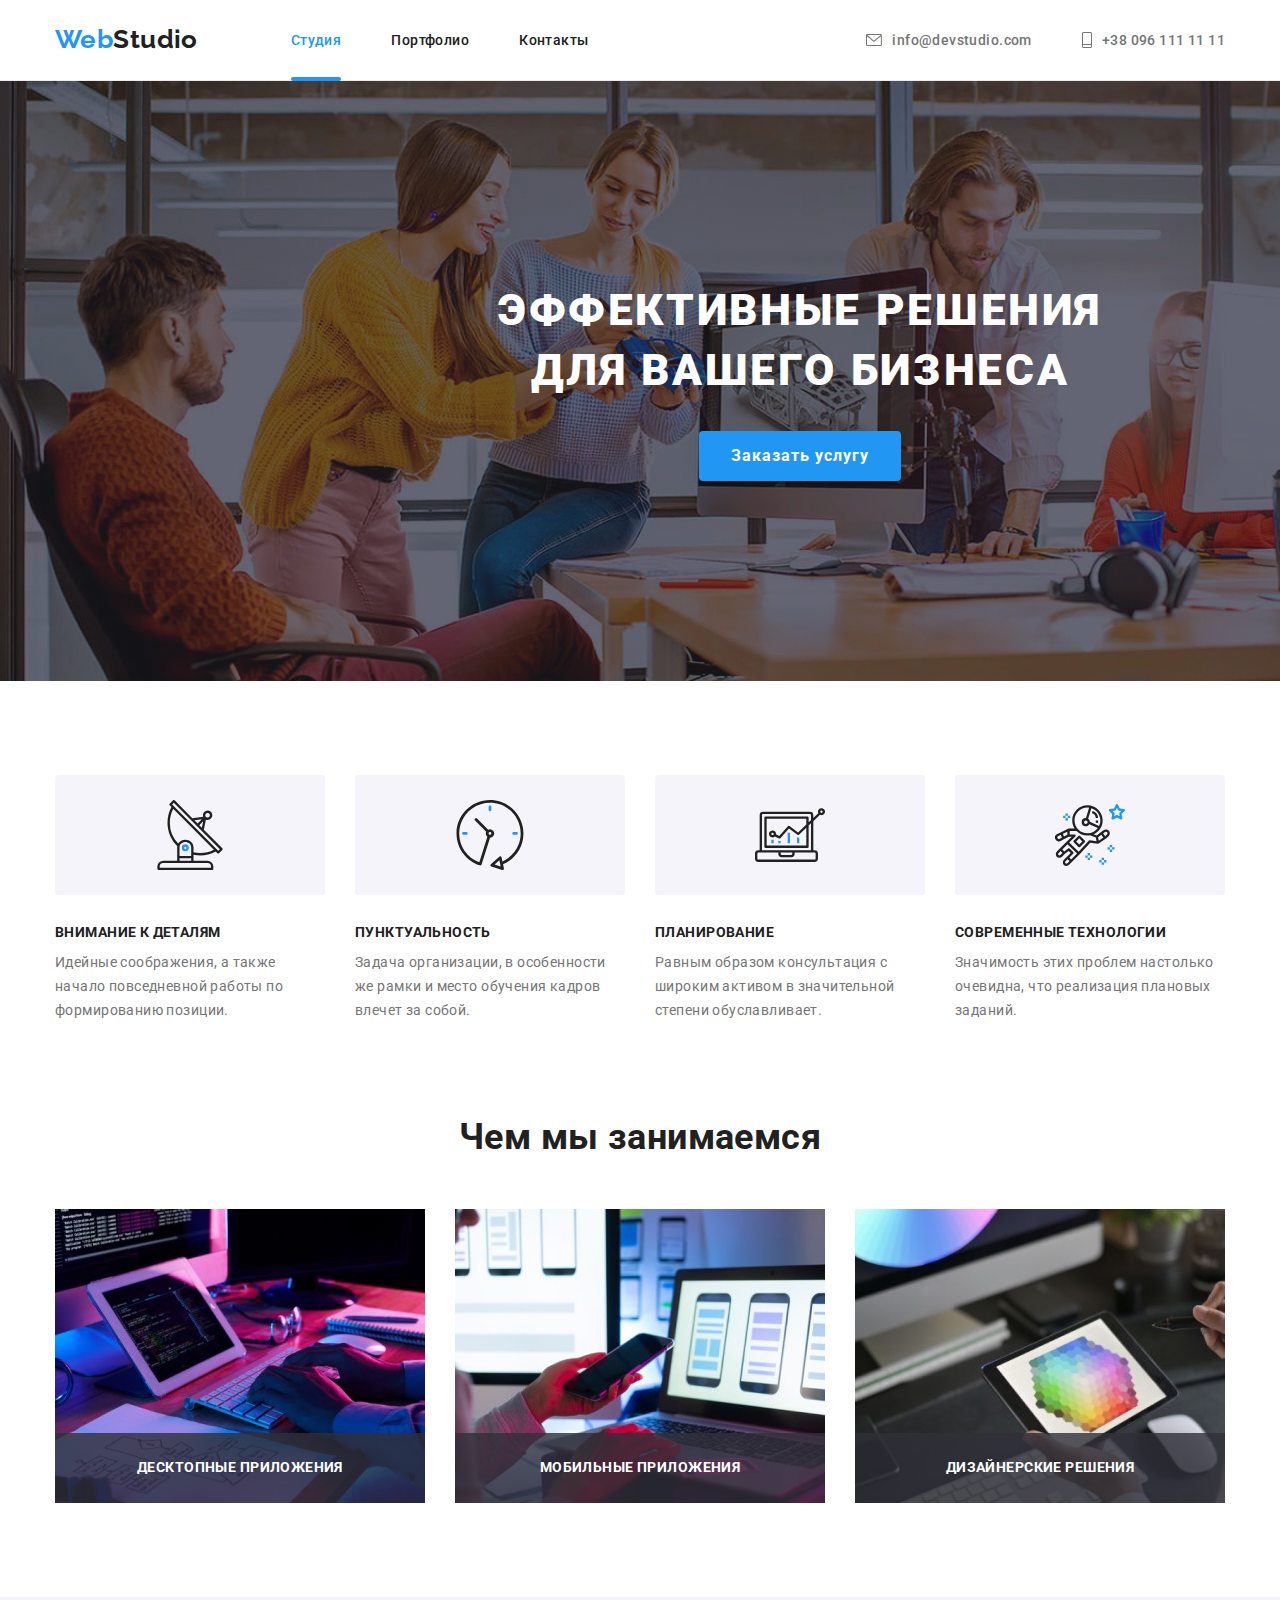
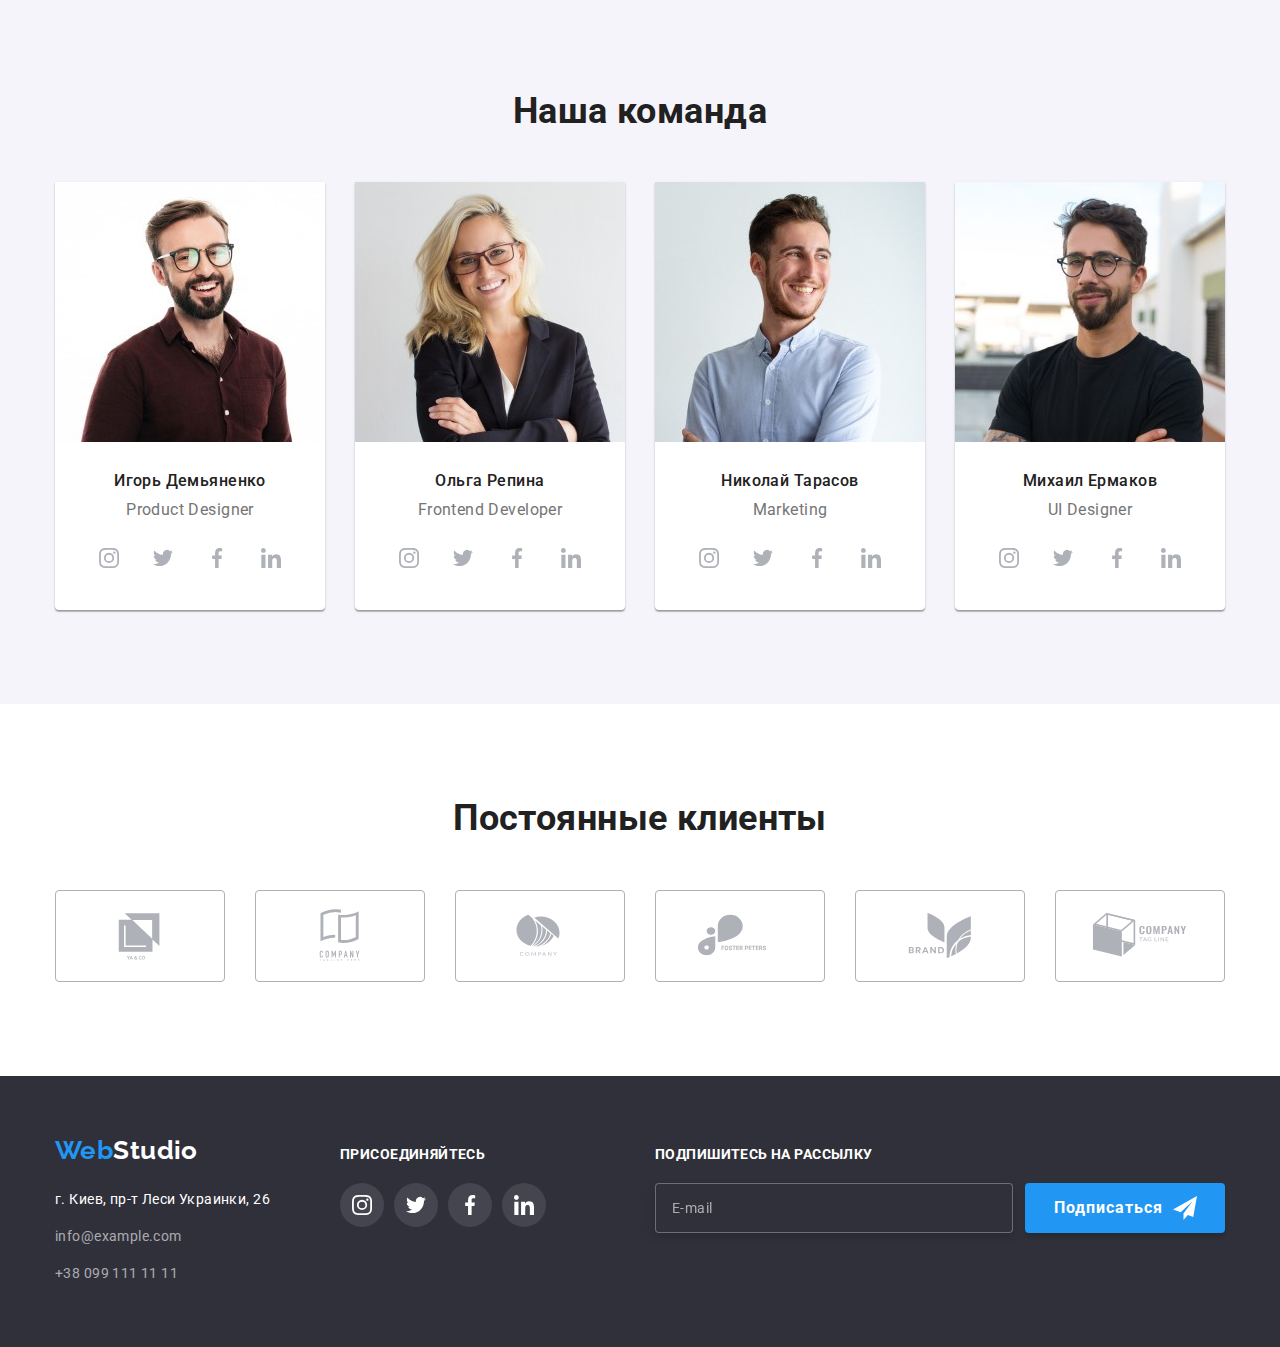
<file: index.html>
<!DOCTYPE html>
<html lang="ru">
<head>
    <meta charset="UTF-8">
    <meta http-equiv="X-UA-Compatible" content="IE=edge">
    <meta name="viewport" content="width=device-width, initial-scale=1.0">
    <title>Document</title>

    <link href="https://fonts.googleapis.com/css2?family=Raleway:wght@700&family=Roboto:wght@400;500;700;900&display=swap"
        rel="stylesheet">
    <link rel="stylesheet" href="https://cdnjs.cloudflare.com/ajax/libs/modern-normalize/1.1.0/modern-normalize.min.css
            
            
            
            ">
    <link rel="stylesheet" href="./css/main.min.css">
    <link rel="stylesheet" href="./css/styles.css">
    
</head>
<body data-body>
    <header class="page-header">
        <div class="container header-container">
            <nav class="active">
                <a href="#" class="logo link primary">
                    Web<span>Studio</span>
                </a>
                <button type="button" class="mobile-menu-open" data-menu-open>
                    <svg class="mobile-menu-open__icon" width="24" height="24">
                        <use href="./images/icons-svg.svg#burger-icon"></use>
                    </svg>
                </button>

                <ul class="site-nav list">
                    <li class="nav-item"><a href="./index.html" class="link-current">Студия</a></li>
                    <li class="nav-item"><a href="./portfolio.html" class="link">Портфолио</a></li>
                    <li class="nav-item"><a href="/" class="link">Контакты</a></li>
                </ul>
            </nav>
                <ul class="auth-nav list">
                    
                    
                    <li class="auth-item">
                        <a href="mailto:info@devstudio.com" class="header-contact link">
                            <svg class="header-icon" width="16" height="12">
                                <use href="./images/icons-svg.svg#icon-mail"></use>
                            </svg>info@devstudio.com</a></li>
                    <li class="auth-item">
                        <a href="/" class="header-contact link">
                            <svg class="header-icon" width="10" height="16">
                            <use href="./images/icons-svg.svg#icon-phone"></use>
                        </svg>+38 096 111 11 11</a></li>
                </ul>
        </div>
        <div class="mobile-menu" data-menu>
            <div class="container mobile-menu__container">
                <button class="mobile-menu__close-btn" data-menu-close>
                    <svg class="mobile-menu__close-icon" width="24" height="24">
                        <use href="./images/icons-svg.svg#icon-close"></use>
                    </svg>
                </button>
                <ul class="mobile-menu-nav list">
                    <li class="mobile-menu-nav__item">
                        <a class="mobile-menu-nav-link active link" href="./index.html">Студия</a></li>
                    <li class="mobile-menu-nav__item">
                        <a class="mobile-menu-nav-link link" href="./portfolio.html">Портфолио</a></li>
                    <li class="mobile-menu-nav__item">
                        <a class="mobile-menu-nav-link link" href="#">Контакты</a></li>
                </ul>
                <div class="mobile-menu-group">
                    <ul class="mobile-menu-contacts list">
                        <li class="mobile-menu-contacts__item">
                            <a class="mobile-menu-contacts-link link accent" href="tel:+38 096 111 11 11">+38 096 111 11 11</a>
                        </li>
                        <li class="mobile-menu-contacts__item">
                            <a class="mobile-menu-contacts-link link" href="mailto:info@devstudio.com">info@devstudio.com</a>
                        </li>
                    </ul>
                    <ul class="mobile-menu-socials list">
                        <li class="mobile-menu-socials__item">
                            <a class="mobile-menu-socials-link link" href="" target="_blank" rel="noopener nofollow noreferrer"
                                aria-label="Instagram">Instagram</a>
                        </li>
                        <li class="mobile-menu-socials__item">
                            <a class="mobile-menu-socials-link link" href="" target="_blank" rel="noopener nofollow noreferrer"
                                aria-label="Twitter">Twitter</a>
                        </li>
                        <li class="mobile-menu-socials__item">
                            <a class="mobile-menu-socials-link link" href="" target="_blank" rel="noopener nofollow noreferrer"
                                aria-label="Facebook">Facebook</a>
                        </li>
                        <li class="mobile-menu-socials__item">
                            <a class="mobile-menu-socials-link link" href="" target="_blank" rel="noopener nofollow noreferrer"
                                aria-label="LinkedIn">LinkedIn</a>
                        </li>
                    </ul>
                </div>
                
                

            </div>
            

        </div>

    </header>
    <main>

    
    <section class="hero hero-overlay">
        <div class="container">
            <h1 class="hero-title">Эффективные решения для вашего бизнеса</h1>
            <button class="button" type="button" data-modal-open>Заказать услугу</button>
        </div>
    </section>
    
    <section class="features">  
        <div class="container">
            <h2 hidden>мы предлогаем</h2>
            <ul class="features__about list card-set">
                <li class="features__item icon-delivery card-set__item">
                    <div class="features__icon">
                        <svg  width="70" height="70">
                            <use href="./images/icons-svg.svg#icon-antenna"></use>
                        </svg>
                    </div>
                    <h3 class="features__titel">Внимание к деталям</h3>
                    <p class="text">
                        Идейные соображения, а также начало повседневной работы по формированию позиции.
                    </p>
                </li>
                <li class="features__item icon-clock card-set__item">
                    <div class="features__icon">
                        <svg width="70" height="70">
                            <use href="./images/icons-svg.svg#icon-clock"></use>
                        </svg>
                    </div>

                    <h3 class="features__titel">Пунктуальность</h3>
                    <p class="text">
                        Задача организации, в особенности же рамки и место обучения кадров влечет за собой.
                    </p>
                </li>
                <li class="features__item icon-diagram card-set__item">
                    <div class="features__icon">
                        <svg width="70" height="70">
                            <use href="./images/icons-svg.svg#icon-diagram"></use>
                        </svg>
                    </div>
                    <h3 class="features__titel">Планирование</h3>
                    <p class="text">
                        Равным образом консультация с широким активом в значительной степени обуславливает.
                    </p>
                </li>
                <li class="features__item icone-astronaut card-set__item">
                    <div class="features__icon">
                        <svg width="70" height="70">
                            <use href="./images/icons-svg.svg#icon-astronaut"></use>
                        </svg>
                    </div>
                    <h3 class="features__titel">Современные технологии</h3>
                    <p class="text">
                        Значимость этих проблем настолько очевидна, что реализация плановых заданий.
                    </p>
                </li>
            </ul>
        </div>
       

    </section>   

    <section class="work">
        <div class="container">
            <h2 class="title">Чем мы занимаемся</h2>
            <ul class="work__pic list">
                <li class="about-pic">
                    <div class="work__wraper">
                        <picture>
                            <source srcset="images/work/img-1.jpg 1x, images/work/img-1@2x.jpg 2x" 
                            media="(min-width: 1200px)"/>
                          
                            <img class="work__img" src="images/work/img-1.jpg" alt="верстка,дизайн,внешнее оформление" width="370" />
                        </picture>
                        

                       
                        <p class="description">Десктопные приложения</p>
                    </div>

                </li>
                <li class="about-pic">
                    <div class="work__wraper">
                        <picture>
                            <source srcset="images/work/img-2.jpg 1x, images/work/img-2@2x.jpg 2x" 
                            media="(min-width: 1200px)" />
                        
                            <img class="work__img" src="images/work/img-2.jpg" alt="мобильные приложения" width="370" />
                        </picture>

                        <p class="description">Мобильные приложения</p>
                    </div>
                </li>
                <li class="about-pic">
                   <div class="work__wraper">
                        <picture>
                            <source srcset="images/work/img-3.jpg 1x, images/work/img-3@2x.jpg 2x" 
                            media="(min-width: 1200px)" />
                    
                            <img class="work__img" src="images/work/img-3.jpg" alt="палитра на планшете" width="370" />
                        </picture>
                        <p class="description">Дизайнерские решения</p>
                   </div>
                </li>
            </ul>
         </div>
    </section>  

    <section class="team">
        <div class="container">
            <h2 class="title">Наша команда</h2>
            <ul class="team__about list card-set">
                <li class="team__item card-set__item">
                    <picture>
                        <source srcset="./images/team/img-1_desc.jpg 1x, ./images/team/img-1@2x_desc.jpg 2x" 
                        media="(min-width: 1200px)"/>
                        <source srcset="./images/team/img-1_tab.jpg 1x, ./images/team/img-1@2x_tab.jpg 2x" 
                        media="(min-width: 768px)"/>
                        <source srcset="./images/team/img-1_mob.jpg 1x, ./images/team/img-1@2x_mob.jpg 2x"
                         media="(min-width: 320px)"/>
                        

                        <img src="images/team/img-1_mob.jpg" alt="мужчина в коричневой рубашке">

                    </picture>
                    
                        
                    
                        <h3 class="team__name">Игорь Демьяненко</h3>
                        
                    
                        <p class="team__title">Product Designer</p>
                        
                        <ul class="social-media list">
                            <li class="social-media__item">
                                <a class="social-media__link link" 
                                href=""
                                target="_blank"
                                rel="noopener noreferrer"
                                aria-label="imstagram">

                                <svg class="social-media__icone" width="20" height="20">
                                    <use href="./images/icons-svg.svg#icon-instagram"></use>
                                </svg>
                                </a>
                            </li>

                             <li class="social-media__item">
                                <a class="social-media__link link" 
                                href="" target="_blank" 
                                rel="noopener noreferrer" 
                                aria-label="twitter">

                                <svg class="social-media__icone" width="20" height="20">
                                    <use href="./images/icons-svg.svg#icon-twitter"></use>
                                </svg>
                                </a>
                            </li>

                            <li class="social-media__item">
                                <a class="social-media__link link" 
                                href="" target="_blank" 
                                rel="noopener noreferrer" 
                                aria-label="facebook">
                                
                                    <svg class="social-media__icone" width="20" height="20">
                                         <use href="./images/icons-svg.svg#icon-facebook"></use>
                                    </svg>
                                </a>
                            </li> 

                            <li class="social-media__item">
                                <a class="social-media__link link" 
                                href="" target="_blank" 
                                rel="noopener noreferrer" 
                                aria-label="linkedin">
                                    
                                    <svg class="social-media__icone" width="20" height="20">
                                        <use href="./images/icons-svg.svg#icon-linkedin"></use>
                                    </svg>
                                    </a>
                            </li>
                        </ul>
                    

                   
                </li>
                <li class="team__item card-set__item">
                    <picture>
                        <source srcset="./images/team/img-2_desc.jpg 1x, ./images/team/img-2@2x_desc.jpg 2x"
                         media="(min-width: 1200px)" />
                        <source srcset="./images/team/img-2_tab.jpg 1x, ./images/team/img-2@2x_tab.jpg 2x"
                         media="(min-width: 768px)" />
                        <source srcset="./images/team/img-2_mob.jpg 1x, ./images/team/img-2@2x_mob.jpg 2x"
                         media="(min-width: 320px)" />
                    
                    
                        <img src="images/team/img-1_mob.jpg" alt="блондинка в пиджаке">
                    
                    </picture>
                    
                        
                    
                        <h3 class="team__name">Ольга Репина</h3>
                    
                        <p class="team__title">Frontend Developer</p>

                        <ul class="social-media list">
                            <li class="social-media__item">
                                <a class="social-media__link link" href="" target="_blank" rel="noopener noreferrer" aria-label="imstagram">
                        
                                    <svg class="social-media__icone" width="20" height="20">
                                        <use href="./images/icons-svg.svg#icon-instagram"></use>
                                    </svg>
                                </a>
                            </li>
                        
                            <li class="social-media__item">
                                <a class="social-media__link link" href="" target="_blank" rel="noopener noreferrer" aria-label="twitter">
                        
                                    <svg class="social-media__icone" width="20" height="20">
                                        <use href="./images/icons-svg.svg#icon-twitter"></use>
                                    </svg>
                                </a>
                            </li>
                        
                            <li class="social-media__item">
                                <a class="social-media__link link" href="" target="_blank" rel="noopener noreferrer" aria-label="facebook">
                        
                                    <svg class="social-media__icone" width="20" height="20">
                                        <use href="./images/icons-svg.svg#icon-facebook"></use>
                                    </svg>
                                </a>
                            </li>
                        
                            <li class="social-media__item">
                                <a class="social-media__link link" href="" target="_blank" rel="noopener noreferrer" aria-label="linkedin">
                        
                                    <svg class="social-media__icone" width="20" height="20">
                                        <use href="./images/icons-svg.svg#icon-linkedin"></use>
                                    </svg>
                                </a>
                            </li>
                        </ul>
                   
                </li>
                <li class="team__item card-set__item">
                    <picture>
                        <source srcset="./images/team/img-3_desc.jpg 1x, ./images/team/img-3@2x_desc.jpg 2x" 
                        media="(min-width: 1200px)" />
                        <source srcset="./images/team/img-3_tab.jpg 1x, ./images/team/img-3@2x_tab.jpg 2x" 
                        media="(min-width: 768px)" />
                        <source srcset="./images/team/img-3_mob.jpg 1x, ./images/team/img-3@2x_mob.jpg 2x" 
                        media="(min-width: 320px)" />
                    
                    
                        <img src="images/team/img-3_mob.jpg" alt="мужчина в голубой рубашке">
                    
                    </picture>
                    
                        
                    
                        <h3 class="team__name">Николай Тарасов</h3>
                        
                    
                        <p class="team__title">Marketing</p>
                        <ul class="social-media list">
                            <li class="social-media__item">
                                <a class="social-media__link link" href="" target="_blank" rel="noopener noreferrer" aria-label="imstagram">
                        
                                    <svg class="social-media__icone" width="20" height="20">
                                        <use href="./images/icons-svg.svg#icon-instagram"></use>
                                    </svg>
                                </a>
                            </li>
                        
                            <li class="social-media__item">
                                <a class="social-media__link link" href="" target="_blank" rel="noopener noreferrer" aria-label="twitter">
                        
                                    <svg class="social-media__icone" width="20" height="20">
                                        <use href="./images/icons-svg.svg#icon-twitter"></use>
                                    </svg>
                                </a>
                            </li>
                        
                            <li class="social-media__item">
                                <a class="social-media__link link" href="" target="_blank" rel="noopener noreferrer" aria-label="facebook">
                        
                                    <svg class="social-media__icone" width="20" height="20">
                                        <use href="./images/icons-svg.svg#icon-facebook"></use>
                                    </svg>
                                </a>
                            </li>
                        
                            <li class="social-media__item">
                                <a class="social-media__link link" href="" target="_blank" rel="noopener noreferrer" aria-label="linkedin">
                        
                                    <svg class="social-media__icone" width="20" height="20">
                                        <use href="./images/icons-svg.svg#icon-linkedin"></use>
                                    </svg>
                                </a>
                            </li>
                        </ul>
                   
                </li>
                <li class="team__item card-set__item">
                    <picture>
                        <source srcset="./images/team/img-4_desc.jpg 1x, ./images/team/img-4@2x_desc.jpg 2x" 
                        media="(min-width: 1200px)" />
                        <source srcset="./images/team/img-4_tab.jpg 1x, ./images/team/img-4@2x_tab.jpg 2x" 
                        media="(min-width: 768px)" />
                        <source srcset="./images/team/img-4_mob.jpg 1x, ./images/team/img-4@2x_mob.jpg 2x" 
                        media="(min-width: 320px)" />
                    
                    
                        <img src="images/team/img-4_mob.jpg" alt="мужчина в черной футболке">
                    
                    </picture>
                    
                        
                    
                        <h3 class="team__name">Михаил Ермаков</h3>
                    
                    <p class="team__title">UI Designer</p>
                    <ul class="social-media list">
                        <li class="social-media__item">
                            <a class="social-media__link link" href="" target="_blank" rel="noopener noreferrer" aria-label="imstagram">
                    
                                <svg class="social-media__icone" width="20" height="20">
                                    <use href="./images/icons-svg.svg#icon-instagram"></use>
                                </svg>
                            </a>
                        </li>
                    
                        <li class="social-media__item">
                            <a class="social-media__link link" href="" target="_blank" rel="noopener noreferrer" aria-label="twitter">
                    
                                <svg class="social-media__icone" width="20" height="20">
                                    <use href="./images/icons-svg.svg#icon-twitter"></use>
                                </svg>
                            </a>
                        </li>
                    
                        <li class="social-media__item">
                            <a class="social-media__link link" href="" target="_blank" rel="noopener noreferrer" aria-label="facebook">
                    
                                <svg class="social-media__icone" width="20" height="20">
                                    <use href="./images/icons-svg.svg#icon-facebook"></use>
                                </svg>
                            </a>
                        </li>
                    
                        <li class="social-media__item">
                            <a class="social-media__link link" href="" target="_blank" rel="noopener noreferrer" aria-label="linkedin">
                    
                                <svg class="social-media__icone" width="20" height="20">
                                    <use href="./images/icons-svg.svg#icon-linkedin"></use>
                                </svg>
                            </a>
                        </li>
                    </ul>
                   
                </li>
            </ul>
        </div>
    </section> 
    <section class="clients">
        <div class="container">
            <h2 class="title">Постоянные клиенты</h2>
            <ul class="clients__about list card-set">
                <li class="clients__item card-set__item">
                    <a class="clients__link link" href="" target="_blank" rel="noopener noreferrer" aria-label="company1">
                    
                        <svg class="clients__icone" width="106" height="60">
                            <use href="./images/icons-svg.svg#icon-Logo"></use>
                        </svg>
                    </a>
                </li>
                <li class="clients__item card-set__item">
                    <a class="clients__link link" href="" target="_blank" rel="noopener noreferrer" aria-label="company2">
                    
                        <svg class="clients__icone" width="106" height="60">
                            <use href="./images/icons-svg.svg#icon-Logo1"></use>
                        </svg>
                    </a>
                </li>
                <li class="clients__item card-set__item">
                    <a class="clients__link link" href="" target="_blank" rel="noopener noreferrer" aria-label="company3">
                    
                        <svg class="clients__icone" width="106" height="60">
                            <use href="./images/icons-svg.svg#icon-Logo2"></use>
                        </svg>
                    </a>
                </li>
                <li class="clients__item card-set__item">
                    <a class="clients__link link" href="" target="_blank" rel="noopener noreferrer" aria-label="company4">
                    
                        <svg class="clients__icone" width="106" height="60">
                            <use href="./images/icons-svg.svg#icon-Logo3"></use>
                        </svg>
                    </a>
                </li>
                <li class="clients__item card-set__item">
                    <a class="clients__link link" href="" target="_blank" rel="noopener noreferrer" aria-label="company5">
                    
                        <svg class="clients__icone" width="106" height="60">
                            <use href="./images/icons-svg.svg#icon-Logo4"></use>
                        </svg>
                    </a>

                </li>
                <li class="clients__item card-set__item">
                    <a class="clients__link link" href="" target="_blank" rel="noopener noreferrer" aria-label="company6">
                    
                        <svg class="clients__icone" width="106" height="60">
                            <use href="./images/icons-svg.svg#icon-Logo5"></use>
                        </svg>
                    </a>
                </li>
            </ul>
            
        </div>
    </section>

    </main>

    <footer class="page-footer">
        <div class="container">
            <div class="footer-container">
                <div class="primary-footer">
                    <a href="#" class="logo link logo-second">
                        Web<span>Studio</span>
                    </a>
                    <address>

                    <ul class="contacts list">
                        <li class="author"><a href="/" class="address-link">г. Киев, пр-т Леси Украинки, 26</a></li>
                        <li class="author"><a href="mailto:info@example.com" class="link">info@example.com</a></li>
                        <li class="author"><a href="tel:+380991111111" class="link">+38 099 111 11 11</a></li>
                
                    </ul>
                    </address>
                </div>
                <div class="second-footer">
                    <p class="footer-title">присоединяйтесь</p>
                    <ul class="footer-social">
                        <li class="footer-social-link list">
                            <a class="social-link link" href="" target="_blank" rel="noopener noreferrer" aria-label="imstagram">
                        
                                <svg class="social-icone" width="20" height="20">
                                    <use href="./images/icons-svg.svg#icon-instagram"></use>
                                </svg>
                            </a>
                        </li>
                        <li class="footer-social-link list">
                            <a class="social-link link" href="" target="_blank" rel="noopener noreferrer" aria-label="twitter">
                        
                                <svg class="social-icone" width="20" height="20">
                                    <use href="./images/icons-svg.svg#icon-twitter"></use>
                                </svg>
                            </a>
                        </li>
                        <li class="footer-social-link list">
                            <a class="social-link link" href="" target="_blank" rel="noopener noreferrer" aria-label="facebook">
                        
                                <svg class="social-icone" width="20" height="20">
                                    <use href="./images/icons-svg.svg#icon-facebook"></use>
                                </svg>
                            </a>
                        </li>
                        <li class="footer-social-link list">
                            <a class="social-link link" href="" target="_blank" rel="noopener noreferrer" aria-label="linkedin">
                        
                                <svg class="social-icone" width="20" height="20">
                                    <use href="./images/icons-svg.svg#icon-linkedin"></use>
                                </svg>
                            </a>
                        </li>
                    </ul>
                </div>
                <div class="third-footer">
                    <p class="footer-title">Подпишитесь на рассылку</p>
                    <form class="footer-send">
                    
                        <label for="mail"></label>
                        <input class="footer-mail" type="email" name="mail" id="mail" placeholder="E-mail">
                        <button class="button-send" type="submit">Подписаться
                            <svg class="send-icon" width="24" height="24">
                                <use href="./images/icons-svg.svg#icon-send"></use>
                            </svg>
                        </button>
                   
                    </form>
                </div>
            </div>
        </div>
    </footer> 
    <div class="backdrop is-hidden" data-modal>
        <div class="modal">
            <button class="modal-close-btn" type="button" data-modal-close>
                <svg class="button-close" width="18" height="18">
                    <use class="icon-form" href="./images/icons-svg.svg#icon-close"></use>

                </svg>
            </button>
            <form class="form">
                <p class="form-title">Оставьте свои данные, мы вам перезвоним</p>

                <div class="form-field">
                    <label class="contact-form-group" for="name">Имя</label>
                    <input class="contact-form-field" type="text" name="name" id="name" minlength="2" autofocus/>
                    <svg class="contact-form-icon" width="18" height="18">
                        <use href="./images/icons-svg.svg#icon-person-black"></use>
                    </svg>
                </div>

                <div class="form-field">
                    <label class="contact-form-group" for="tel">Телефон</label>
                    <input class="contact-form-field" type="tel" name="tel" id="tel"/>
                    <svg class="contact-form-icon" width="18" height="18">
                        <use class="icon-form" href="./images/icons-svg.svg#icon-phone-black"></use>
                    </svg>
                    
                </div>

                <div class="form-field">
                    <label class="contact-form-group" for="user_email">Почта</label>
                    <input class="contact-form-field" type="email" name="email" id="user_email"/>
                    <svg class="contact-form-icon" width="18" height="18">
                        <use class="icon-form" href="./images/icons-svg.svg#icon-email-black"></use>
                    </svg>
                </div>

                <div class="form-field-comment">
                    <label class="contact-form-group" for="comment">Комментарий</label>
                    <textarea class="contact-form-comment" name="comment" id="comment" rows="10" placeholder="Введите текст" ></textarea>
                </div>

                <div>
                    <label class="form-checkbox">
                        <input class="visually-hidden form-checkbox-input" type="checkbox" name="user-agreement" checked/>
                        <span class="form-checkbox-custom-checkbox">
                            <svg class="form-checkbox-icon" width="11" height="8">
                                <use class="icon-form" href="./images/icons-svg.svg#icon-check"></use>
                            </svg>
                        </span>
                        <span class="form-checkbox-agreement">Соглашаюсь с рассылкой и принимаю <span class="terms">Условия договора</span>
                        </span>
                    </label>

                </div>
                <button class="form-button" type="submit">Отправить</button>



            </form>
        </div>
        
    </div>
    <script src="./js/mobile-menu.js"></script>
    <script src="./js/modal.js"></script>

</body>
</html>
</file>
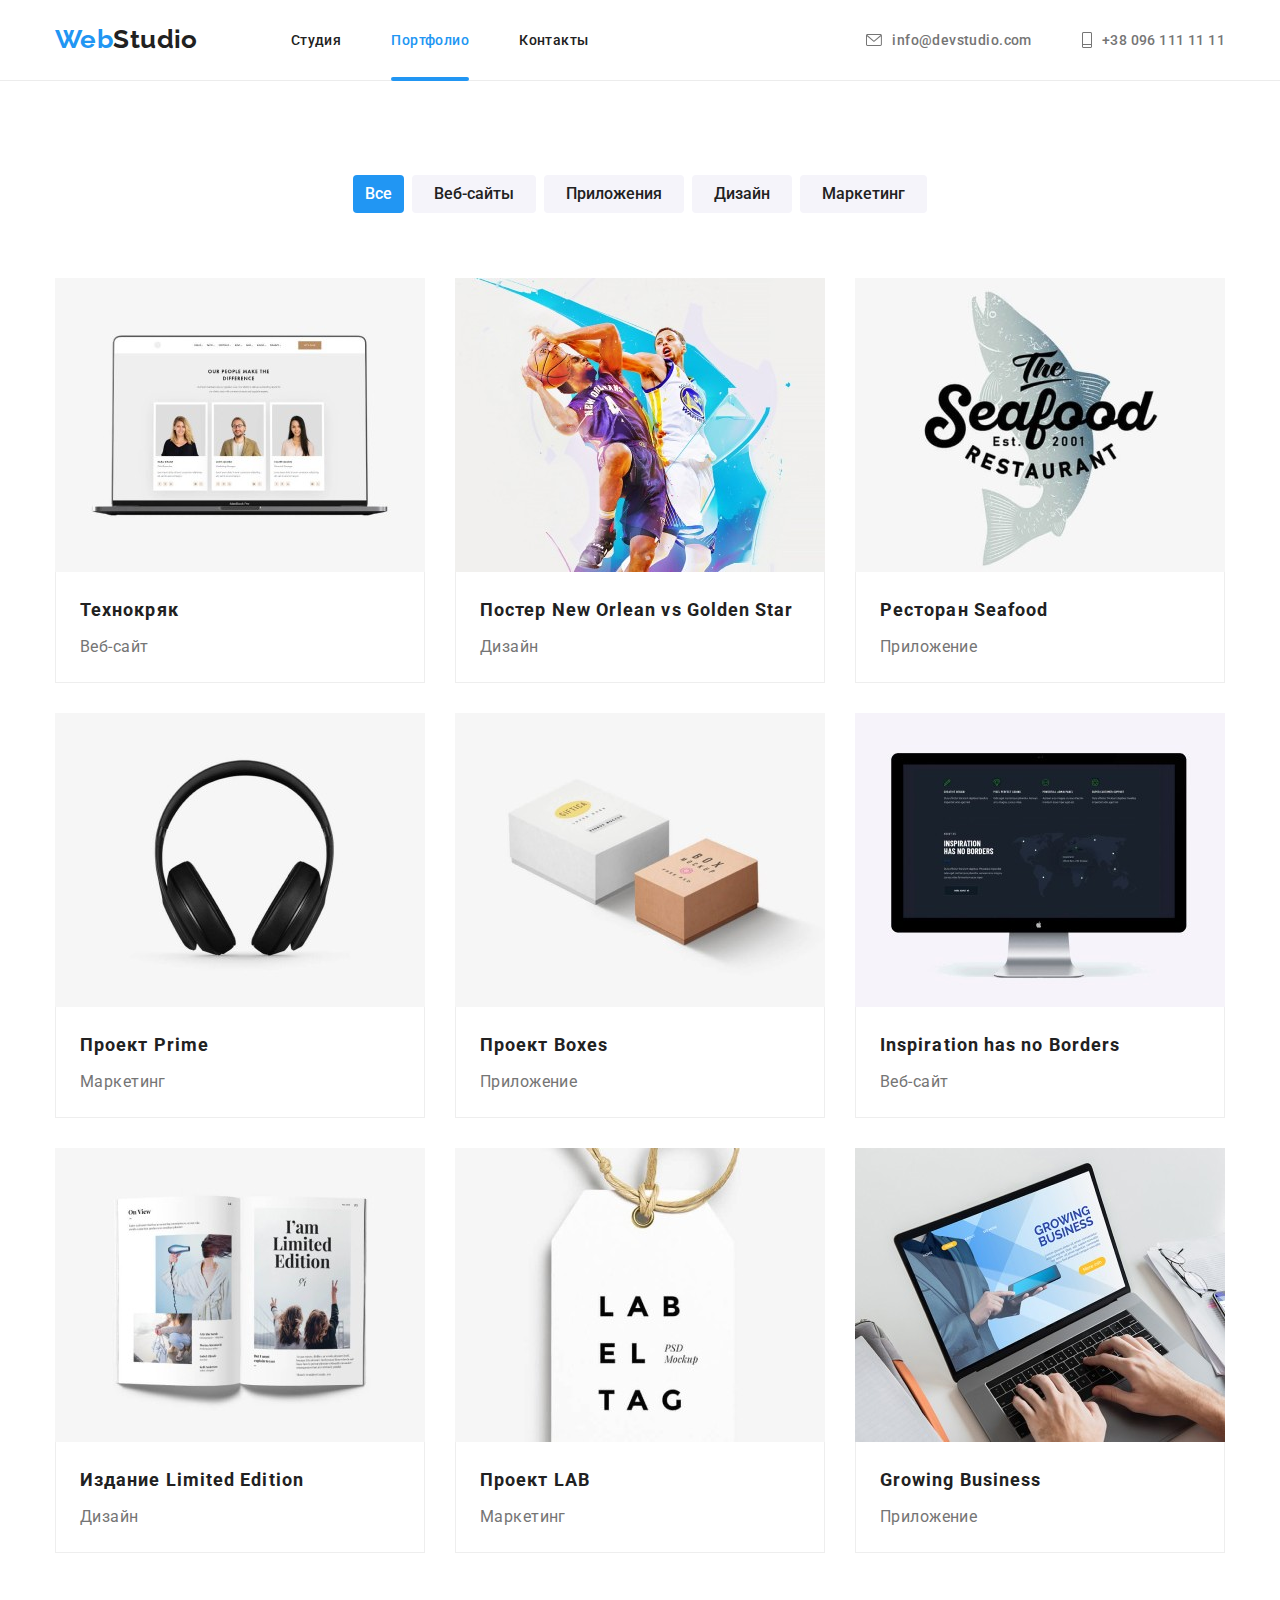
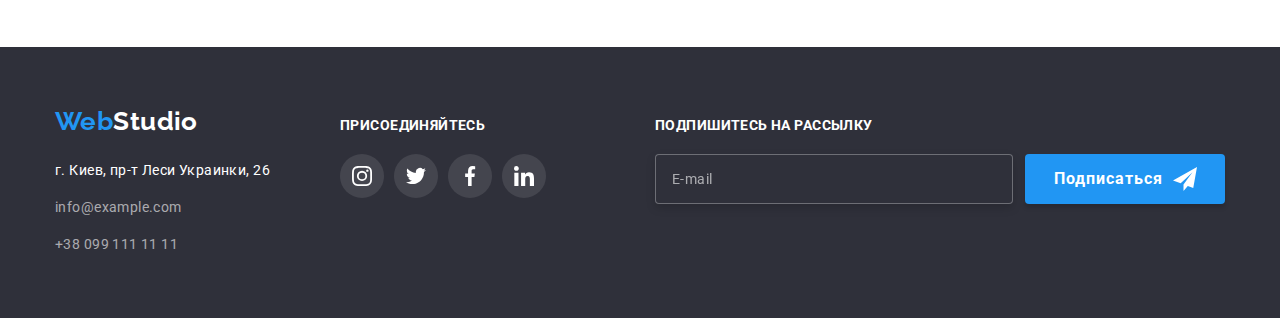
<file: portfolio.html>
<!DOCTYPE html>
<html lang="ru">
<head>
    <meta charset="UTF-8">
    <meta http-equiv="X-UA-Compatible" content="IE=edge">
    <meta name="viewport" content="width=device-width, initial-scale=1.0">
    <title>Document</title>
    <link href="https://fonts.googleapis.com/css2?family=Raleway:wght@700&family=Roboto:wght@400;500;700;900&display=swap"
    rel="stylesheet">
    <link rel="stylesheet" href="https://cdnjs.cloudflare.com/ajax/libs/modern-normalize/1.1.0/modern-normalize.min.css
        
        
        
        ">
    <link rel="stylesheet" href="./css/main.min.css">
    <link rel="stylesheet" href="./css/styles.css">
</head>
<body>
        <header class="page-header">
            <div class="container header-container">
                <nav class="active">
                    <a href="./index.html" class="logo link primary">
                        Web<span>Studio</span>
                    </a>
                    <button type="button" class="mobile-menu-open" data-menu-open>
                        <svg class="mobile-menu-open__icon" width="24" height="24">
                            <use href="./images/icons-svg.svg#burger-icon"></use>
                        </svg>
                    </button>
            
                    <ul class="site-nav list">
                        <li class="nav-item"><a href="./index.html" class="link">Студия</a></li>
                        <li class="nav-item"><a href="/" class="link-current">Портфолио</a></li>
                        <li class="nav-item"><a href="/" class="link">Контакты</a></li>
                    </ul>
                </nav>
                <ul class="auth-nav list">
                    <li class="auth-item">
                        <a href="/" class="header-contact link">
                            <svg class="header-icon" width="16" height="12">
                                <use href="./images/icons-svg.svg#icon-mail"></use>
                            </svg>info@devstudio.com</a></li>
                    <li class="auth-item">
                        <a href="/" class="header-contact link">
                            <svg class="header-icon" width="10" height="16">
                                <use href="./images/icons-svg.svg#icon-phone"></use>
                            </svg>+38 096 111 11 11</a></li>
                </ul>
            </div>

            <div class="mobile-menu" data-menu>
                <div class="container mobile-menu__container">
                    <button class="mobile-menu__close-btn" data-menu-close>
                        <svg class="mobile-menu__close-icon" width="24" height="24">
                            <use href="./images/icons-svg.svg#icon-close"></use>
                        </svg>
                    </button>
                    <ul class="mobile-menu-nav list">
                        <li class="mobile-menu-nav__item">
                            <a class="mobile-menu-nav-link active link" href="./index.html">Студия</a>
                        </li>
                        <li class="mobile-menu-nav__item">
                            <a class="mobile-menu-nav-link link" href="./portfolio.html">Портфолио</a>
                        </li>
                        <li class="mobile-menu-nav__item">
                            <a class="mobile-menu-nav-link link" href="#">Контакты</a>
                        </li>
                    </ul>
                    <div class="mobile-menu-group">
                        <ul class="mobile-menu-contacts list">
                            <li class="mobile-menu-contacts__item">
                                <a class="mobile-menu-contacts-link link accent" href="tel:+38 096 111 11 11">+38 096 111 11 11</a>
                            </li>
                            <li class="mobile-menu-contacts__item">
                                <a class="mobile-menu-contacts-link link" href="mailto:info@devstudio.com">info@devstudio.com</a>
                            </li>
                        </ul>
                        <ul class="mobile-menu-socials list">
                            <li class="mobile-menu-socials__item">
                                <a class="mobile-menu-socials-link link" href="" target="_blank" rel="noopener nofollow noreferrer"
                                    aria-label="Instagram">Instagram</a>
                            </li>
                            <li class="mobile-menu-socials__item">
                                <a class="mobile-menu-socials-link link" href="" target="_blank" rel="noopener nofollow noreferrer"
                                    aria-label="Twitter">Twitter</a>
                            </li>
                            <li class="mobile-menu-socials__item">
                                <a class="mobile-menu-socials-link link" href="" target="_blank" rel="noopener nofollow noreferrer"
                                    aria-label="Facebook">Facebook</a>
                            </li>
                            <li class="mobile-menu-socials__item">
                                <a class="mobile-menu-socials-link link" href="" target="_blank" rel="noopener nofollow noreferrer"
                                    aria-label="LinkedIn">LinkedIn</a>
                            </li>
                        </ul>
                    </div>
            
            
            
                </div>
            
            
            </div>

        
        </header>
        <main class="main">
            <section class="portfolio">
                <div class="container">
                    <h1 hidden>фильтр</h1>
                    <ul class="all-nav list">
                        <li class="btn"><button type="button" class="all-link">Все</button></li>
                        <li class="btn"><button type="button" class="button-link">Веб-сайты</button></li>
                        <li class="btn"><button type="button" class="button-link">Приложения</button></li>
                        <li class="btn"><button type="button" class="button-link">Дизайн</button></li>
                        <li class="btn"><button type="button" class="button-link">Маркетинг</button></li>
                    </ul>
                
                
                    <ul class="portfolio__list card-set">
                        <li class="portfolio__item card-set__item">
                            <a href="/" class="portfolio-cards link">
                                
                                <div class="portfolio-pic">
                                    <picture>
                                        <source srcset="./images/portfolio/img-1_desc.jpg 1x, ./images/portfolio/img-1@2x_desc.jpg 2x"
                                            media="(min-width: 1200px)" />

                                        <source srcset="./images/portfolio/img-1_tab.jpg 1x, ./images/portfolio/img-1@2x_tab.jpg 2x"
                                            media="(min-width: 768px)" />

                                        <source srcset="./images/portfolio/img-1_mob.jpg 1x, ./images/portfolio/img-1@2x_mob.jpg 2x"
                                            media="(min-width: 320px)" />
                                    
                                    
                                    
                                        <img class="portfolio__img" src="./images/portfolio/img-1_mob.jpg" alt="ноутбук с Веб-сайтом">
                                    
                                    </picture>

                                    <div class="overlay">
                                        <p class="overlay__desc">Ресурс предлагает комплексные предложения с разным уровнем функционала и сервисов. Все это
                                            позволит посетителю получить
                                            исчерпывающие сведения  о компании или частном лице.
                                        </p>
                                    </div>
                                 
                                </div>
                                    <div class="benefits">
                                        <h2 class="subject">Технокряк</h2>
                                        <p class="desc">Веб-сайт</p>
                                    </div>
                                
                            </a>
                            
                        </li>
                        <li class="portfolio__item card-set__item">
                            <a href="/" class="portfolio-cards link">

                                <div class="portfolio-pic">
                                    <picture>
                                        <source srcset="./images/portfolio/img-2_desc.jpg 1x, ./images/portfolio/img-2@2x_desc.jpg 2x" 
                                        media="(min-width: 1200px)" />

                                        <source srcset="./images/portfolio/img-2_tab.jpg 1x, ./images/portfolio/img-2@2x_tab.jpg 2x" 
                                        media="(min-width: 768px)" />

                                        <source srcset="./images/portfolio/img-2_mob.jpg 1x, ./images/portfolio/img-2@2x_mob.jpg 2x" 
                                        media="(min-width: 320px)" />
                                    
                                    
                                        
                                        <img class="portfolio__img" src="./images/portfolio/img-2_mob.jpg" alt="два баскетболиста">
                                    
                                    </picture>

                                    <div class="overlay">
                                        <p class="overlay__desc">Ресурс предлагает комплексные предложения с разным уровнем функционала и сервисов. Все это
                                            позволит посетителю получить
                                            исчерпывающие сведения  о компании или частном лице.
                                        </p>
                                    </div>
                                </div>
                                    <div class="benefits">
                                        <h2 class="subject">Постер New Orlean vs Golden Star</h2>
                                        <p class="desc">Дизайн</p>
                                    </div>
                            </a>
                        </li>
                        <li class="portfolio__item card-set__item">
                            <a href="/" class="portfolio-cards link">
                                <div class="portfolio-pic">
                                    <picture>
                                        <source srcset="./images/portfolio/img-3_desc.jpg 1x, ./images/portfolio/img-3@2x_desc.jpg 2x"
                                            media="(min-width: 1200px)" />
                                        <source srcset="./images/portfolio/img-3_tab.jpg 1x, ./images/portfolio/img-3@2x_tab.jpg 2x"
                                            media="(min-width: 768px)" />
                                        <source srcset="./images/portfolio/img-3_mob.jpg 1x, ./images/portfolio/img-3@2x_mob.jpg 2x"
                                            media="(min-width: 320px)" />
                                    
                                    
                                    
                                        <img class="portfolio__img" src="./images/portfolio/img-3_mob.jpg" alt="логотип Ресторана в виде рыбы">
                                    
                                    </picture>

                                    <div class="overlay">
                                        <p class="overlay__desc">Ресурс предлагает комплексные предложения с разным уровнем функционала и сервисов. Все это
                                            позволит посетителю получить
                                            исчерпывающие сведения  о компании или частном лице.
                                        </p>
                                    </div>
                                </div>
                                    <div class="benefits">
                                        <h2 class="subject">Ресторан Seafood</h2>
                                        <p class="desc">Приложение</p>
                                    </div>
                            </a>
                        </li>
                        <li class="portfolio__item card-set__item">
                            <a href="/" class="portfolio-cards link">
                                <div class="portfolio-pic">
                                    <picture>
                                        <source srcset="./images/portfolio/img-4_desc.jpg 1x, ./images/portfolio/img-4@2x_desc.jpg 2x"
                                            media="(min-width: 1200px)" />
                                        <source srcset="./images/portfolio/img-4_tab.jpg 1x, ./images/portfolio/img-4@2x_tab.jpg 2x"
                                            media="(min-width: 768px)" />
                                        <source srcset="./images/portfolio/img-4_mob.jpg 1x, ./images/portfolio/img-4@2x_mob.jpg 2x"
                                            media="(min-width: 320px)" />
                                    
                                    
                                    
                                        <img class="portfolio__img" src="./images/portfolio/img-4_mob.jpg" alt="наушники">
                                    
                                    </picture>

                                    <div class="overlay">
                                        <p class="overlay__desc">Ресурс предлагает комплексные предложения с разным уровнем функционала и сервисов. Все это
                                            позволит посетителю получить
                                            исчерпывающие сведения  о компании или частном лице.
                                        </p>
                                    </div>

                                </div>
                                <div class="benefits">
                                    <h2 class="subject">Проект Prime</h2>
                                    <p class="desc">Маркетинг</p>
                                </div>
                            </a>
                        </li>
                        <li class="portfolio__item card-set__item">
                            <a href="/" class="portfolio-cards link">
                                <div class="portfolio-pic">
                                    <picture>
                                        <source srcset="./images/portfolio/img-5_desc.jpg 1x, ./images/portfolio/img-5@2x_desc.jpg 2x"
                                            media="(min-width: 1200px)" />
                                        <source srcset="./images/portfolio/img-5_tab.jpg 1x, ./images/portfolio/img-5@2x_tab.jpg 2x"
                                            media="(min-width: 768px)" />
                                        <source srcset="./images/portfolio/img-5_mob.jpg 1x, ./images/portfolio/img-5@2x_mob.jpg 2x"
                                            media="(min-width: 320px)" />
                                    
                                    
                                    
                                        <img class="portfolio__img" src="./images/portfolio/img-5_mob.jpg" alt="две коробочки">
                                    
                                    </picture>

                                    <div class="overlay">
                                        <p class="overlay__desc">Ресурс предлагает комплексные предложения с разным уровнем функционала и сервисов. Все это
                                            позволит посетителю получить
                                            исчерпывающие сведения  о компании или частном лице.
                                        </p>
                                    </div>
                                </div>
                                <div class="benefits">
                                    <h2 class="subject">Проект Boxes</h2>
                                    <p class="desc">Приложение</p>
                                </div>
                            </a>
                        </li>
                        <li class="portfolio__item card-set__item">
                            <a href="/" class="portfolio-cards link">
                                <div class="portfolio-pic">
                                    <picture>
                                        <source srcset="./images/portfolio/img-6_desc.jpg 1x, ./images/portfolio/img-6@2x_desc.jpg 2x"
                                            media="(min-width: 1200px)" />
                                        <source srcset="./images/portfolio/img-6_tab.jpg 1x, ./images/portfolio/img-6@2x_tab.jpg 2x"
                                            media="(min-width: 768px)" />
                                        <source srcset="./images/portfolio/img-6_mob.jpg 1x, ./images/portfolio/img-6@2x_mob.jpg 2x"
                                            media="(min-width: 320px)" />
                                    
                                    
                                    
                                        <img class="portfolio__img" src="./images/portfolio/img-6_mob.jpg" alt="монитор">
                                    
                                    </picture>

                                    <div class="overlay">
                                        <p class="overlay__desc">Ресурс предлагает комплексные предложения с разным уровнем функционала и сервисов. Все это
                                            позволит посетителю получить
                                            исчерпывающие сведения  о компании или частном лице.
                                        </p>
                                    </div>
                                </div>
                                <div class="benefits">
                                    <h2 class="subject">Inspiration has no Borders</h2>
                                    <p class="desc">Веб-сайт</p>
                                </div>
                            </a>
                        </li>
                        <li class="portfolio__item card-set__item">
                            <a href="/" class="portfolio-cards link">
                                <div class="portfolio-pic">
                                    <picture>
                                        <source srcset="./images/portfolio/img-7_desc.jpg 1x, ./images/portfolio/img-7@2x_desc.jpg 2x"
                                            media="(min-width: 1200px)" />
                                        <source srcset="./images/portfolio/img-7_tab.jpg 1x, ./images/portfolio/img-7@2x_tab.jpg 2x"
                                            media="(min-width: 768px)" />
                                        <source srcset="./images/portfolio/img-7_mob.jpg 1x, ./images/portfolio/img-7@2x_mob.jpg 2x"
                                            media="(min-width: 320px)" />
                                    
                                    
                                    
                                        <img class="portfolio__img" src="./images/portfolio/img-7_mob.jpg" alt="страницы журнала">
                                    
                                    </picture>

                                    <div class="overlay">
                                        <p class="overlay__desc">Ресурс предлагает комплексные предложения с разным уровнем функционала и сервисов. Все это
                                            позволит посетителю получить
                                            исчерпывающие сведения  о компании или частном лице.
                                        </p>
                                    </div>
                                </div>
                                <div class="benefits">
                                    <h2 class="subject">Издание Limited Edition</h2>
                                    <p class="desc">Дизайн</p>
                                </div>
                            </a>
                        </li>
                        <li class="portfolio__item card-set__item">
                            <a href="/" class="portfolio-cards link">
                                <div class="portfolio-pic">
                                    <picture>
                                        <source srcset="./images/portfolio/img-8_desc.jpg 1x, ./images/portfolio/img-8@2x_desc.jpg 2x"
                                            media="(min-width: 1200px)" />
                                        <source srcset="./images/portfolio/img-8_tab.jpg 1x, ./images/portfolio/img-8@2x_tab.jpg 2x"
                                            media="(min-width: 768px)" />
                                        <source srcset="./images/portfolio/img-8_mob.jpg 1x, ./images/portfolio/img-8@2x_mob.jpg 2x"
                                            media="(min-width: 320px)" />
                                    
                                    
                                    
                                        <img class="portfolio__img" src="./images/portfolio/img-8_mob.jpg" alt="бирка от одежды">
                                    
                                    </picture>

                                    <div class="overlay">
                                        <p class="overlay__desc">Ресурс предлагает комплексные предложения с разным уровнем функционала и сервисов. Все это
                                            позволит посетителю получить
                                            исчерпывающие сведения  о компании или частном лице.
                                        </p>
                                    </div>
                                </div>
                                <div class="benefits">
                                    <h2 class="subject">Проект LAB</h2>
                                    <p class="desc">Маркетинг</p>
                                </div>
                            </a>
                        </li>
                        <li class="portfolio__item card-set__item">
                            <a href="/" class="portfolio-cards link">
                                <div class="portfolio-pic">
                                    <picture>
                                        <source srcset="./images/portfolio/img-9_desc.jpg 1x, ./images/portfolio/img-9@2x_desc.jpg 2x"
                                            media="(min-width: 1200px)" />
                                        <source srcset="./images/portfolio/img-9_tab.jpg 1x, ./images/portfolio/img-9@2x_tab.jpg 2x"
                                            media="(min-width: 768px)" />
                                        <source srcset="./images/portfolio/img-9_mob.jpg 1x, ./images/portfolio/img-9@2x_mob.jpg 2x"
                                            media="(min-width: 320px)" />
                                    
                                    
                                    
                                        <img class="portfolio__img" src="./images/portfolio/img-9_mob.jpg" alt="печатают на ноутбуке">
                                    
                                    </picture>

                                    <div class="overlay">
                                        <p class="overlay__desc">Ресурс предлагает комплексные предложения с разным уровнем функционала и сервисов. Все это
                                            позволит посетителю получить
                                            исчерпывающие сведения  о компании или частном лице.
                                        </p>
                                    </div>
                                </div>
                                
                                    <div class="benefits">
                                        <h2 class="subject">Growing Business</h2>
                                        <p class="desc">Приложение</p>
                                    </div>
                            </a>
                        </li>
                    </ul>
                </div>
            </section>
        </main>
         <footer class="page-footer">
            <div class="container">
                <div class="footer-container">
                    <div class="primary-footer">
                        <a href="./index.html" class="logo link logo-second">
                        Web<span>Studio</span>
                        </a>
                        <address>
            
                            <ul class="contacts list">
                                <li class="author"><a href="/" class="address-link">г. Киев, пр-т Леси Украинки, 26</a></li>
                                <li class="author"><a href="mailto:info@example.com" class="link">info@example.com</a></li>
                                <li class="author"><a href="tel:+380991111111" class="link">+38 099 111 11 11</a></li>
            
                        </ul>
                        </address>
                    </div>
                    <div class="second-footer">
                        <p class="footer-title">присоединяйтесь</p>
                        <ul class="footer-social">
                            <li class="footer-social-link list">
                                <a class="social-link link" href="" target="_blank" rel="noopener noreferrer" aria-label="imstagram">
                    
                                    <svg class="social-icone" width="20" height="20">
                                        <use href="./images/icons-svg.svg#icon-instagram"></use>
                                    </svg>
                                </a>
                            </li>
                            <li class="footer-social-link list">
                                <a class="social-link link" href="" target="_blank" rel="noopener noreferrer" aria-label="twitter">
                    
                                <svg class="social-icone" width="20" height="20">
                                    <use href="./images/icons-svg.svg#icon-twitter"></use>
                                </svg>
                            </a>
                        </li>
                        <li class="footer-social-link list">
                            <a class="social-link link" href="" target="_blank" rel="noopener noreferrer" aria-label="facebook">
                    
                                    <svg class="social-icone" width="20" height="20">
                                        <use href="./images/icons-svg.svg#icon-facebook"></use>
                                    </svg>
                                </a>
                            </li>
                            <li class="footer-social-link list">
                                <a class="social-link link" href="" target="_blank" rel="noopener noreferrer" aria-label="linkedin">
                    
                                    <svg class="social-icone" width="20" height="20">
                                        <use href="./images/icons-svg.svg#icon-linkedin"></use>
                                    </svg>
                                </a>
                            </li>
                        </ul>
                    </div>
                    <div class="third-footer">
                        <p class="footer-title">Подпишитесь на рассылку</p>
                        <form class="footer-send">
                            
                            <label for="mail"></label>
                            <input class="footer-mail" type="email" name="mail" id="mail" placeholder="E-mail">
                            <button class="button-send" type="submit">Подписаться
                                <svg class="send-icon" width="24" height="24">
                                    <use href="./images/icons-svg.svg#icon-send"></use>
                                </svg>
                            </button>
                           
                            
                        </form>
                    </div>
                </div>




                
            </div>
        </footer>
        <script src="./js/mobile-menu.js"></script>
 






    
</body>
</html>
</file>
<file: css/styles.css>
/* form */
</file>
<file: css/main.min.css>
body{color:var(--primary-text-color);background-color:var(--primary-white-color);font-size:14px;letter-spacing:.03em;font-family:"Roboto",sans-serif;margin:0}body.no-scroll{overflow:hidden}html{-webkit-box-sizing:border-box;box-sizing:border-box}*,*::before,*::after{-webkit-box-sizing:inherit;box-sizing:inherit}.text{font-size:14px;line-height:1.71;color:var(--text-color)}h1,h2,h3,p,ul{margin:0}img{display:block;max-width:100%;height:auto}.link{text-decoration:none}.list{padding:0;list-style:none}textarea{resize:none}:root{--primary-text-color: #212121;--text-color: #757575;--accent-color: #2196F3;--primary-white-color: #ffffff;--background-color: #2F303A;--icon-color: #AFB1B8;--anim: 250ms cubic-bezier(0.4, 0, 0.2, 1);--indent: 30px;--items: 3}.visually-hidden{position:absolute;white-space:nowrap;width:1px;height:1px;overflow:hidden;border:0;padding:0;clip:rect(0 0 0 0);-webkit-clip-path:inset(50%);clip-path:inset(50%);margin:-1px}.title{font-weight:700;font-size:28px;line-height:1.17;text-align:center;margin-bottom:30px}@media screen and (min-width: 1200px){.title{font-size:36px;line-height:1.16;margin-bottom:50px}}.link-current::after{content:"";position:absolute;bottom:0;left:0;-webkit-transform:translateY(33px);transform:translateY(33px);width:100%;height:4px;background-color:var(--accent-color);border-radius:2px}.link-current{text-decoration:none;position:relative;color:var(--accent-color);font-weight:500}.card-set{display:-webkit-box;display:-ms-flexbox;display:flex;-ms-flex-wrap:wrap;flex-wrap:wrap;gap:var(--indent)}.card-set__item{-ms-flex-preferred-size:calc((100% - var(--indent)*var(--items) - 1)/var(--items));flex-basis:calc((100% - var(--indent)*var(--items) - 1)/var(--items))}@media screen and (max-width: 767px){.mobile-menu{position:fixed;width:100%;height:100%;z-index:1000;top:0;left:0;background-color:var(--primary-white-color);opacity:0;visibility:hidden;pointer-events:none;-webkit-transition:opacity var(--anim),visibility var(--anim);transition:opacity var(--anim),visibility var(--anim)}.mobile-menu.is-open{opacity:1;visibility:visible;pointer-events:auto}.mobile-menu__container{position:relative;padding-top:48px;padding-bottom:48px}.mobile-menu__close-btn{position:absolute;top:21px;right:15px;background-color:rgba(0,0,0,0);border:none;padding:0;line-height:0;-webkit-transition:color var(--anim);transition:color var(--anim)}.mobile-menu__close-btn:hover,.mobile-menu__close-btn:focus{color:var(--accent-color)}}.mobile-menu-open{-webkit-transition:color var(--anim);transition:color var(--anim)}.mobile-menu-open:hover,.mobile-menu-open:focus{color:var(--accent-color)}@media screen and (min-width: 768px){.mobile-menu{display:none}}.mobile-menu__container{display:-webkit-box;display:-ms-flexbox;display:flex;-webkit-box-orient:vertical;-webkit-box-direction:normal;-ms-flex-direction:column;flex-direction:column;-webkit-box-pack:justify;-ms-flex-pack:justify;justify-content:space-between;height:100%}.mobile-menu-nav{padding-left:25px}a.active{color:var(--accent-color)}.mobile-menu-nav__item:not(:last-child),.mobile-menu-contacts__item:not(:last-child){margin-bottom:32px}.mobile-menu-nav-link{display:block;font-weight:500;font-size:40px;line-height:1.18;letter-spacing:.02em;color:var(--title-text-color)}.mobile-menu-contacts{margin-bottom:64px;padding-left:25px}.mobile-menu-contacts-link{font-weight:500;font-size:24px;line-height:1.17;letter-spacing:.02em;color:var(--transparent-text)}@media screen and (min-width: 480px){.mobile-menu-contacts-link{font-size:34px;line-height:1.18}}.mobile-menu-contacts__item .accent{font-size:34px;color:var(--accent-color)}.mobile-menu-socials{display:-webkit-box;display:-ms-flexbox;display:flex;position:relative;-ms-flex-wrap:wrap;flex-wrap:wrap;gap:10px;padding-left:25px}.mobile-menu-soсials__item:not(:last-child),.mobile-menu-socials-link{padding-right:10px;border-right:1px solid rgba(33,33,33,.2)}.mobile-menu-socials-link{font-family:"Roboto";font-weight:500;font-size:18px;line-height:1.22;letter-spacing:.02em;color:var(--accent-color)}.page-header{background-color:var(--primary-white-color);border-bottom:1px solid #ececec}@media screen and (max-width: 767px){.site-nav{display:none}.auth-nav{display:none}}@media screen and (min-width: 768px){.header-container{display:-webkit-box;display:-ms-flexbox;display:flex;-webkit-box-align:center;-ms-flex-align:center;align-items:center}}@media screen and (min-width: 768px){.header-icon{fill:currentColor;margin-right:8px}}@media screen and (min-width: 1200px){.header-icon{margin-right:10px}}.active{display:-webkit-box;display:-ms-flexbox;display:flex;-webkit-box-align:center;-ms-flex-align:center;align-items:center}@media screen and (max-width: 767px){.active{-webkit-box-pack:justify;-ms-flex-pack:justify;justify-content:space-between}}.mobile-menu-open{background-color:rgba(0,0,0,0);border:none;padding:0;line-height:0}.mobile-menu-open__icon{fill:var(--primary-text-color)}@media screen and (min-width: 768px){.mobile-menu-open{display:none}}.primary{padding-top:16px;padding-bottom:16px}@media screen and (min-width: 768px){.primary{margin-right:88px}}@media screen and (min-width: 1200px){.primary{padding-top:26px;padding-bottom:26px}}@media screen and (min-width: 1200px){.primary{margin-right:93px;padding-top:24px;padding-bottom:25px}}@media screen and (min-width: 768px){.site-nav{display:-webkit-box;display:-ms-flexbox;display:flex}}.site-nav .link{color:var(--primary-text-color);font-weight:500;-webkit-transition:color var(--anim);transition:color var(--anim)}.nav-item{padding-top:32px;padding-bottom:32px;margin-right:50px}.site-nav .nav-item:last-child{margin-right:0}.site-nav .link:hover,.site-nav .link:focus{color:var(--accent-color)}@media screen and (min-width: 1200px){.auth-nav{display:-webkit-box;display:-ms-flexbox;display:flex;margin-left:auto}}@media screen and (min-width: 768px)and (max-width: 1199px){.header-contact{font-size:12px;line-height:1.16}}.auth-nav .link{color:var(--text-color);font-weight:500;display:-webkit-box;display:-ms-flexbox;display:flex;-webkit-box-align:center;-ms-flex-align:center;align-items:center;-webkit-transition:color var(--anim);transition:color var(--anim)}.auth-nav .link:hover,.auth-nav .link:focus{color:var(--accent-color)}@media screen and (min-width: 768px)and (max-width: 1199px){.auth-nav{margin-left:81px;-webkit-box-align:center;-ms-flex-align:center;align-items:center}}@media screen and (min-width: 768px)and (max-width: 1199px){.header-contact{margin-bottom:10px}}@media screen and (min-width: 1200px){.auth-item{margin-left:50px;padding-top:32px;padding-bottom:32px}.auth-item:first-child{margin-left:0}}.logo{color:var(--accent-color);font-weight:700;font-size:24px;line-height:1.16;font-family:"Raleway",sans-serif}.logo>span{color:var(--primary-text-color)}@media screen and (min-width: 1200px){.logo{font-size:26px;line-height:1.14}}.page-footer .logo>span{color:var(--primary-white-color)}.logo-second{margin-bottom:20px;display:block}@media screen and (max-width: 1199px){.logo-second{text-align:center}}.container{width:100%;padding-left:15px;padding-right:15px;margin-left:auto;margin-right:auto}@media screen and (min-width: 480px){.container{width:480px}}@media screen and (min-width: 768px){.container{width:768px}}@media screen and (min-width: 1200px){.container{width:1200px}}.button{font-weight:700;font-size:16px;line-height:1.87;border-radius:4px;cursor:pointer;padding:10px 32px;letter-spacing:.06em;display:block;margin-top:30px;margin-right:auto;margin-left:auto;border:none;color:var(--primary-white-color);background-color:var(--accent-color);-webkit-box-shadow:0px 4px 4px rgba(0,0,0,.15);box-shadow:0px 4px 4px rgba(0,0,0,.15);-webkit-transition:color var(--anim);transition:color var(--anim)}.button .link:hover,.button .link:focus{color:var(--accent-color)}.button-link{color:var(--primary-text-color);background:#f5f4fa;font-weight:500;font-size:16px;line-height:1.62;text-align:center;border-radius:4px;font-family:inherit;padding:6px 22px;border:none;-webkit-transition:color var(--anim);transition:color var(--anim)}.button-link:hover,.button-link:focus{color:var(--primary-white-color)}.button-send{display:-webkit-box;display:-ms-flexbox;display:flex;-webkit-box-align:center;-ms-flex-align:center;align-items:center;text-align:center;gap:10px;width:200px;height:50px;font-weight:700;font-size:16px;line-height:1.87;padding-left:29px;margin-left:12px;letter-spacing:.06em;color:var(--primary-white-color);background:var(--accent-color);-webkit-box-shadow:0px 4px 4px rgba(0,0,0,.15);box-shadow:0px 4px 4px rgba(0,0,0,.15);border-radius:4px;border:none;cursor:pointer}.form-button{width:200px;height:50px;font-weight:700;font-size:16px;line-height:1.87;margin-top:30px;margin-left:auto;margin-right:auto;display:block;padding:10px 56px;letter-spacing:.06em;cursor:pointer;color:var(--primary-white-color);border:none;background-color:var(--accent-color);-webkit-box-shadow:0px 4px 4px rgba(0,0,0,.15);box-shadow:0px 4px 4px rgba(0,0,0,.15);border-radius:4px;-webkit-transition:background-color var(--anim);transition:background-color var(--anim)}.form-button:hover,.form-button:focus{background-color:#188ce8}.btn{margin-right:8px;-webkit-transition:background-color var(--anim),-webkit-box-shadow var(--anim);transition:background-color var(--anim),-webkit-box-shadow var(--anim);transition:background-color var(--anim),box-shadow var(--anim);transition:background-color var(--anim),box-shadow var(--anim),-webkit-box-shadow var(--anim)}.btn:last-child{margin-right:0}.btn :hover,.btn :focus{background-color:var(--accent-color);-webkit-box-shadow:0px 3px 1px rgba(0,0,0,.1),0px 1px 2px rgba(0,0,0,.08),0px 2px 2px rgba(0,0,0,.12);box-shadow:0px 3px 1px rgba(0,0,0,.1),0px 1px 2px rgba(0,0,0,.08),0px 2px 2px rgba(0,0,0,.12)}@media screen and (min-width: 480px){.btn{margin-bottom:15px}}.all-link{font-family:inherit;font-weight:500;font-size:16px;line-height:1.62;text-align:center;color:var(--primary-white-color);padding:6px 12px;border:none;border-radius:4px;background:var(--accent-color)}.button-close{fill:var(--primary-text-color);-webkit-transition:fill var(--anim);transition:fill var(--anim)}.modal-close-btn{position:absolute;top:0;right:0;-webkit-transform:translate(-8px, 8px);transform:translate(-8px, 8px);display:-webkit-box;display:-ms-flexbox;display:flex;-webkit-box-align:center;-ms-flex-align:center;align-items:center;-webkit-box-pack:center;-ms-flex-pack:center;justify-content:center;width:30px;height:30px;padding:0;border:none;border-radius:50%;background-color:var(--primary-white-color);border:1px solid rgba(0,0,0,.1);cursor:pointer}.modal-close-btn:focus,.modal-close-btn:hover>.button-close{fill:var(--accent-color)}.social-media{display:-webkit-box;display:-ms-flexbox;display:flex;-webkit-box-pack:center;-ms-flex-pack:center;justify-content:center;margin-bottom:30px}.social-media__item:not(:last-child){margin-right:10px}.social-media__link{display:-webkit-box;display:-ms-flexbox;display:flex;-webkit-box-align:center;-ms-flex-align:center;align-items:center;-webkit-box-pack:center;-ms-flex-pack:center;justify-content:center;width:44px;height:44px;color:var(--icon-color);background-color:var(--primary-white-color);border-radius:50%;-webkit-transition:color var(--anim),background-color var(--anim);transition:color var(--anim),background-color var(--anim)}.social-media__link:hover,.social-media__link:focus{color:var(--primary-white-color);background-color:var(--accent-color)}.social-media__icone{fill:currentColor}.footer-social{display:-webkit-box;display:-ms-flexbox;display:flex;padding-left:0}@media screen and (max-width: 767px){.footer-social{-webkit-box-pack:center;-ms-flex-pack:center;justify-content:center}.primary-footer{margin-bottom:60px}}.footer-social-link:nth-child(n+2){margin-left:10px}.social-link{display:-webkit-box;display:-ms-flexbox;display:flex;-webkit-box-align:center;-ms-flex-align:center;align-items:center;-webkit-box-pack:center;-ms-flex-pack:center;justify-content:center;width:44px;height:44px;border-radius:50%;color:var(--primary-text-color);background-color:rgba(255,255,255,.1);-webkit-transition:background-color var(--anim);transition:background-color var(--anim)}.social-link:hover,.social-link:focus{background-color:var(--accent-color)}.social-icone{fill:var(--primary-white-color)}.hero{background-color:var(--background-color);padding-top:118px;padding-bottom:118px}@media screen and (min-width: 1200px){.hero{padding-top:200px;padding-bottom:200px}}.hero-title{color:var(--primary-white-color);font-weight:900;font-size:26px;line-height:1.61;text-align:center;letter-spacing:.06em;text-transform:uppercase;margin-right:auto;margin-left:auto}@media screen and (max-width: 479px){.hero-title{width:100%}}@media screen and (min-width: 480px){.hero-title{width:360px}}@media screen and (min-width: 1200px){.hero-title{font-size:44px;line-height:1.36;width:696px}}.hero-overlay{margin-left:auto;margin-right:auto;background-repeat:no-repeat;background-position:center;background-size:cover;background-image:-webkit-gradient(linear, left top, left bottom, from(rgba(47, 48, 58, 0.4)), to(rgba(47, 48, 58, 0.4))),url(../images/hero/bcg-img_mob.jpg);background-image:linear-gradient(rgba(47, 48, 58, 0.4), rgba(47, 48, 58, 0.4)),url(../images/hero/bcg-img_mob.jpg)}@media screen and (min-device-pixel-ratio: 2),screen and (-webkit-min-device-pixel-ratio: 2),screen and (min-resolution: 192dpi),screen and (min-resolution: 2dppx){.hero-overlay{background-image:-webkit-gradient(linear, left top, left bottom, from(rgba(47, 48, 58, 0.4)), to(rgba(47, 48, 58, 0.4))),url(../images/hero/bcg-img@2x_mob.jpg);background-image:linear-gradient(rgba(47, 48, 58, 0.4), rgba(47, 48, 58, 0.4)),url(../images/hero/bcg-img@2x_mob.jpg)}}@media screen and (min-width: 768px){.hero-overlay{background-image:-webkit-gradient(linear, left top, left bottom, from(rgba(47, 48, 58, 0.4)), to(rgba(47, 48, 58, 0.4))),url(../images/hero/bcg-img_tab.jpg);background-image:linear-gradient(rgba(47, 48, 58, 0.4), rgba(47, 48, 58, 0.4)),url(../images/hero/bcg-img_tab.jpg)}}@media screen and (min-device-pixel-ratio: 2)and (min-width: 768px),screen and (-webkit-min-device-pixel-ratio: 2),screen and (min-resolution: 192dpi),screen and (min-resolution: 2dppx){.hero-overlay{background-image:-webkit-gradient(linear, left top, left bottom, from(rgba(47, 48, 58, 0.4)), to(rgba(47, 48, 58, 0.4))),url(../images/hero/bcg-img@2x_tab.jpg);background-image:linear-gradient(rgba(47, 48, 58, 0.4), rgba(47, 48, 58, 0.4)),url(../images/hero/bcg-img@2x_tab.jpg)}}@media screen and (min-width: 1200px){.hero-overlay{width:1600px;height:600px;background-image:-webkit-gradient(linear, left top, left bottom, from(rgba(47, 48, 58, 0.4)), to(rgba(47, 48, 58, 0.4))),url(../images/hero/bcg-Img_desc.jpg);background-image:linear-gradient(rgba(47, 48, 58, 0.4), rgba(47, 48, 58, 0.4)),url(../images/hero/bcg-Img_desc.jpg)}}@media screen and (min-device-pixel-ratio: 2)and (min-width: 1200px),screen and (-webkit-min-device-pixel-ratio: 2),screen and (min-resolution: 192dpi),screen and (min-resolution: 2dppx){.hero-overlay{background-image:-webkit-gradient(linear, left top, left bottom, from(rgba(47, 48, 58, 0.4)), to(rgba(47, 48, 58, 0.4))),url(../images/hero/bcg-Img@2x_desc.jpg);background-image:linear-gradient(rgba(47, 48, 58, 0.4), rgba(47, 48, 58, 0.4)),url(../images/hero/bcg-Img@2x_desc.jpg)}}.portfolio-cards:hover .overlay{-webkit-transform:translateY(0);transform:translateY(0)}.overlay{-webkit-transform:translateY(100%);transform:translateY(100%);position:absolute;top:0;left:0;width:100%;height:100%;display:-webkit-box;display:-ms-flexbox;display:flex;-webkit-box-align:center;-ms-flex-align:center;align-items:center;-webkit-box-pack:center;-ms-flex-pack:center;justify-content:center;background-color:rgba(33,150,243,.9);-webkit-transition:-webkit-transform var(--anim);transition:-webkit-transform var(--anim);transition:transform var(--anim);transition:transform var(--anim), -webkit-transform var(--anim)}.overlay__desc{position:absolute;font-size:18px;line-height:1.55;letter-spacing:.03em;padding:63px 24px;color:var(--primary-white-color)}.features{padding-top:60px;padding-bottom:60px}@media screen and (min-width: 768px){.features{padding-top:60px;padding-bottom:60px}}@media screen and (min-width: 1200px){.features{padding-top:94px;padding-bottom:0px}}.features__icon{display:-webkit-box;display:-ms-flexbox;display:flex;-webkit-box-pack:center;-ms-flex-pack:center;justify-content:center;-webkit-box-align:center;-ms-flex-align:center;align-items:center;background-color:#f5f4fa;border-radius:4px;margin-bottom:30px}@media screen and (min-width: 480px){.features__icon{width:450px;height:120px}}@media screen and (min-width: 768px){.features__icon{width:354px;height:120px}}@media screen and (min-width: 1200px){.features__icon{height:120px;width:270px}}@media screen and (min-width: 1200px){.features__item{width:270px}}.features__titel{font-weight:700;font-size:14px;line-height:1.14;text-transform:uppercase;margin-bottom:10px}@media screen and (max-width: 480px){.features__titel{display:-webkit-box;display:-ms-flexbox;display:flex;-webkit-box-align:center;-ms-flex-align:center;align-items:center;-webkit-box-pack:center;-ms-flex-pack:center;justify-content:center}}.features__about{--items: 1}@media screen and (min-width: 768px){.features__about{-ms-flex-wrap:wrap;flex-wrap:wrap;--items: 2}}@media screen and (min-width: 1200px){.features__about{--items: 4}}@media screen and (max-width: 767px){.features__item{margin-bottom:30px}}@media screen and (min-width: 768px)and (max-width: 1199px){.features__item{gap:var(--indent);width:354px}}.work{padding-top:0;display:none}@media screen and (min-width: 1200px){.work{display:block;padding-top:94px;padding-bottom:94px}}.work__pic{display:-webkit-box;display:-ms-flexbox;display:flex;-ms-flex-wrap:wrap;flex-wrap:wrap;gap:30px}.work__wraper{position:relative}.work__img{display:block}.description{position:absolute;display:-webkit-box;display:-ms-flexbox;display:flex;-webkit-box-pack:center;-ms-flex-pack:center;justify-content:center;-webkit-box-align:center;-ms-flex-align:center;align-items:center;width:100%;height:70px;left:0;bottom:0;margin:0;font-weight:700;font-size:14px;line-height:1.14;text-align:center;letter-spacing:.03em;text-transform:uppercase;color:var(--primary-white-color);background-color:rgba(47,48,58,.8)}.team{padding-top:60px;padding-bottom:60px;background-color:#f5f4fa}@media screen and (min-width: 768px){.team{padding-top:60px;padding-bottom:60px}}@media screen and (min-width: 1200px){.team{padding-top:94px;padding-bottom:94px}}.team__about{--items: 1}@media screen and (min-width: 768px){.team__about{-ms-flex-wrap:wrap;flex-wrap:wrap;--items: 2}}@media screen and (min-width: 1200px){.team__about{--items: 4}}.team__item{background-color:var(--primary-white-color);border:1px;border-radius:0px 0px 4px 4px;-webkit-box-shadow:0px 1px 3px rgba(0,0,0,.12),0px 1px 1px rgba(0,0,0,.14),0px 2px 1px rgba(0,0,0,.2);box-shadow:0px 1px 3px rgba(0,0,0,.12),0px 1px 1px rgba(0,0,0,.14),0px 2px 1px rgba(0,0,0,.2)}.team__name{font-weight:500;font-size:16px;line-height:1.18;text-align:center;margin-top:30px}.team__title{font-size:16px;line-height:1.18;text-align:center;color:var(--text-color);margin-top:10px;margin-bottom:16px}.clients{padding-top:60px;padding-bottom:60px}@media screen and (min-width: 768px){.clients{padding-top:60px;padding-bottom:60px}}@media screen and (min-width: 1200px){.clients{padding-top:94px;padding-bottom:94px}}.clients__about{--items: 2}@media screen and (min-width: 768px){.clients__about{-ms-flex-wrap:wrap;flex-wrap:wrap;--items: 3}}@media screen and (min-width: 1200px){.clients__about{--items: 6}}.clients__link{display:-webkit-box;display:-ms-flexbox;display:flex;-webkit-box-align:center;-ms-flex-align:center;align-items:center;-webkit-box-pack:center;-ms-flex-pack:center;justify-content:center;border:1px solid var(--icon-color);border-radius:4px;color:var(--icon-color);-webkit-transition:color var(--anim),background-color var(--anim);transition:color var(--anim),background-color var(--anim)}.clients__link:hover,.clients__link:focus{color:var(--accent-color);border-color:var(--accent-color)}@media screen and (min-width: 480px){.clients__link{width:210px;height:92px}}@media screen and (min-width: 768px){.clients__link{width:226px;height:92px}}@media screen and (min-width: 1200px){.clients__link{width:170px;height:92px}}.clients__icone{fill:currentColor}.page-footer{background-color:var(--background-color);padding-top:60px;padding-bottom:60px}@media screen and (min-width: 768px){.footer-container{display:-webkit-box;display:-ms-flexbox;display:flex;-webkit-box-align:baseline;-ms-flex-align:baseline;align-items:baseline}}@media screen and (min-width: 480px)and (max-width: 1119px){.footer-container{-ms-flex-wrap:wrap;flex-wrap:wrap;-ms-flex-pack:distribute;justify-content:space-around}}@media screen and (min-width: 1200px){.footer-container{-webkit-box-align:baseline;-ms-flex-align:baseline;align-items:baseline}}@media screen and (max-width: 767px){.second-footer{margin-bottom:60px}}.footer-title{font-weight:700;font-size:14px;line-height:1.14;letter-spacing:.03em;text-transform:uppercase;color:var(--primary-white-color);margin-bottom:20px}@media screen and (max-width: 1119px){.footer-title{text-align:center}}@media screen and (min-width: 1200px){.third-footer{margin-left:auto}.footer-send{display:-webkit-box;display:-ms-flexbox;display:flex;-webkit-box-align:center;-ms-flex-align:center;align-items:center;-webkit-box-pack:center;-ms-flex-pack:center;justify-content:center}.second-footer{margin-left:70px}}@media screen and (max-width: 1119px){.author{margin-bottom:8px}.contacts{text-align:center}}.author{margin-bottom:9px}.author:last-child{margin-bottom:0}.contacts .link{font-size:14px;line-height:1.71;color:rgba(255,255,255,.6)}.address-link{font-size:14px;line-height:1.71;color:var(--primary-white-color);-webkit-transition:color var(--anim);transition:color var(--anim)}.address-link:hover,.address-link:focus{color:var(--accent-color)}.author{font-family:"Roboto";font-style:normal;font-weight:400;font-size:14px;line-height:2;letter-spacing:.03em;-webkit-transition:color var(--anim);transition:color var(--anim)}.author:hover,.author:focus{color:var(--accent-color)}.address-link{text-decoration:none}.portfolio{padding-top:60px;padding-bottom:60px}@media screen and (min-width: 768px){.portfolio{padding-top:60px;padding-bottom:60px}}@media screen and (min-width: 1200px){.portfolio{padding-top:94px;padding-bottom:94px}}.portfolio__list{list-style:none;list-style:none;padding:0}.portfolio__item{--items: 1;background:var(--primary-white-color)}@media screen and (min-width: 768px){.portfolio__item{--items: 2}}@media screen and (min-width: 1200px){.portfolio__item{--items: 3}}@media screen and (min-width: 768px)and (max-width: 1119px){.portfolio__item{width:354px}}.portfolio-pic{position:relative;overflow:hidden}.portfolio-cards{display:block;-webkit-transition:-webkit-box-shadow var(--anim);transition:-webkit-box-shadow var(--anim);transition:box-shadow var(--anim);transition:box-shadow var(--anim), -webkit-box-shadow var(--anim)}.portfolio-cards:hover,.portfolio-cards:focus{-webkit-box-shadow:0px 1px 1px rgba(0,0,0,.12),0px 4px 4px rgba(0,0,0,.06),1px 4px 6px rgba(0,0,0,.16);box-shadow:0px 1px 1px rgba(0,0,0,.12),0px 4px 4px rgba(0,0,0,.06),1px 4px 6px rgba(0,0,0,.16)}.subject{color:var(--primary-text-color);font-weight:700;font-size:18px;line-height:2;letter-spacing:.06em;margin-bottom:4px}.desc{color:var(--text-color);font-size:16px;line-height:1.87}.benefits{padding-left:24px;padding-right:24px;padding-bottom:20px;padding-top:20px;border-left:1px solid #eee;border-right:1px solid #eee;border-bottom:1px solid #eee}.all-nav{display:-webkit-box;display:-ms-flexbox;display:flex;-ms-flex-wrap:wrap;flex-wrap:wrap;margin-bottom:40px}@media screen and (min-width: 768px){.all-nav{display:-webkit-box;display:-ms-flexbox;display:flex;-webkit-box-pack:center;-ms-flex-pack:center;justify-content:center;margin-bottom:30px}}@media screen and (min-width: 768px){.all-nav{display:-webkit-box;display:-ms-flexbox;display:flex;-webkit-box-pack:center;-ms-flex-pack:center;justify-content:center;margin-bottom:50px}}.backdrop{position:fixed;top:0;left:0;width:100%;height:100%;background-color:rgba(0,0,0,.2);opacity:1;visibility:visible;pointer-events:initial;-webkit-transition:opacity var(--anim),visibility var(--anim);transition:opacity var(--anim),visibility var(--anim)}.backdrop.is-hidden{opacity:0;visibility:hidden;pointer-events:none}.modal{position:absolute;top:50%;left:50%;-webkit-transform:translate(-50%, -50%);transform:translate(-50%, -50%);min-width:450px;min-height:609px;background-color:var(--primary-white-color);-webkit-box-shadow:0px 1px 3px rgba(0,0,0,.12),0px 1px 1px rgba(0,0,0,.14),0px 2px 1px rgba(0,0,0,.2);box-shadow:0px 1px 3px rgba(0,0,0,.12),0px 1px 1px rgba(0,0,0,.14),0px 2px 1px rgba(0,0,0,.2);border-radius:4px;padding:40px}@media screen and (min-width: 1200px){.modal{min-width:528px;min-height:581px}}.form-title{font-weight:700;font-size:20px;line-height:1.15;text-align:center;letter-spacing:.03em;color:var(--primary-text-color);margin-bottom:12px}.form-field{margin-bottom:10px;display:-webkit-box;display:-ms-flexbox;display:flex;-webkit-box-orient:vertical;-webkit-box-direction:normal;-ms-flex-direction:column;flex-direction:column}.form-field-comment{margin-bottom:20px;display:-webkit-box;display:-ms-flexbox;display:flex;-webkit-box-orient:vertical;-webkit-box-direction:normal;-ms-flex-direction:column;flex-direction:column}.contact-form-field{height:40px;padding-left:35px;padding-right:5px;border-radius:4px;border:1px solid rgba(33,33,33,.2);-webkit-transition:border-color var(--anim);transition:border-color var(--anim);outline:none}.contact-form-field:focus{border-color:var(--accent-color)}.form-field label{margin-bottom:4px;font-size:12px;line-height:1.16;letter-spacing:.01em;color:var(--text-color)}.contact-form-group{position:relative;font-size:12px;line-height:1.16;letter-spacing:.01em;color:var(--text-color)}.contact-form-field:focus~.contact-form-icon{fill:var(--accent-color)}.contact-form-comment{border:1px solid rgba(33,33,33,.2);border-radius:4px;height:120px;padding:12px 16px;-webkit-transition:border-color var(--anim);transition:border-color var(--anim);outline:none}.contact-form-comment:focus{border-color:var(--accent-color)}.contact-form-icon{position:absolute;left:55px;-webkit-transform:translateY(30px);transform:translateY(30px);fill:var(--primary-text-color);-webkit-transition:fill var(--anim);transition:fill var(--anim)}.form-checkbox{display:-webkit-box;display:-ms-flexbox;display:flex;-webkit-box-align:center;-ms-flex-align:center;align-items:center;-webkit-box-pack:center;-ms-flex-pack:center;justify-content:center;gap:7px}.form-checkbox-agreement{font-size:14px;line-height:24px;letter-spacing:.03em;color:var(--text-color)}.form-checkbox-custom-checkbox{display:-webkit-inline-box;display:-ms-inline-flexbox;display:inline-flex;-webkit-box-align:center;-ms-flex-align:center;align-items:center;-webkit-box-pack:center;-ms-flex-pack:center;justify-content:center;width:16px;height:15px;border:1px solid var(--primary-text-color);border-radius:2px;-webkit-transition:background-color var(--anim),order-color var(--anim);transition:background-color var(--anim),order-color var(--anim)}.form-checkbox-input:checked+.form-checkbox-custom-checkbox{background-color:var(--accent-color);border-color:var(--accent-color)}.terms{color:var(--accent-color);position:relative}.terms::after{content:"";position:absolute;bottom:1px;left:0;width:100%;height:1px;background-color:var(--accent-color)}.footer-mail{width:358px;height:50px;border:1px solid rgba(255,255,255,.3);-webkit-filter:drop-shadow(0px 4px 4px rgba(0, 0, 0, 0.15));filter:drop-shadow(0px 4px 4px rgba(0, 0, 0, 0.15));border-radius:4px;padding-left:16px;outline:none;color:var(--primary-white-color);background-color:var(--background-color)}.footer-mail::-webkit-input-placeholder{letter-spacing:.03em;color:rgba(255,255,255,.6)}.footer-mail::-moz-placeholder{letter-spacing:.03em;color:rgba(255,255,255,.6)}.footer-mail:-ms-input-placeholder{letter-spacing:.03em;color:rgba(255,255,255,.6)}.footer-mail::-ms-input-placeholder{letter-spacing:.03em;color:rgba(255,255,255,.6)}.footer-mail::placeholder{letter-spacing:.03em;color:rgba(255,255,255,.6)}@media screen and (max-width: 767px){.footer-mail{width:100%;margin-bottom:20px}}@media screen and (max-width: 480px){.footer-send{display:-webkit-box;display:-ms-flexbox;display:flex;-webkit-box-align:center;-ms-flex-align:center;align-items:center;-webkit-box-orient:vertical;-webkit-box-direction:normal;-ms-flex-direction:column;flex-direction:column}}@media screen and (min-width: 768px)and (max-width: 1119px){.footer-mail{width:450px;margin-bottom:20px}.footer-send{display:-webkit-box;display:-ms-flexbox;display:flex;-webkit-box-align:center;-ms-flex-align:center;align-items:center;-webkit-box-orient:vertical;-webkit-box-direction:normal;-ms-flex-direction:column;flex-direction:column}.third-footer{margin-top:60px}}/*# sourceMappingURL=main.min.css.map */
</file>
